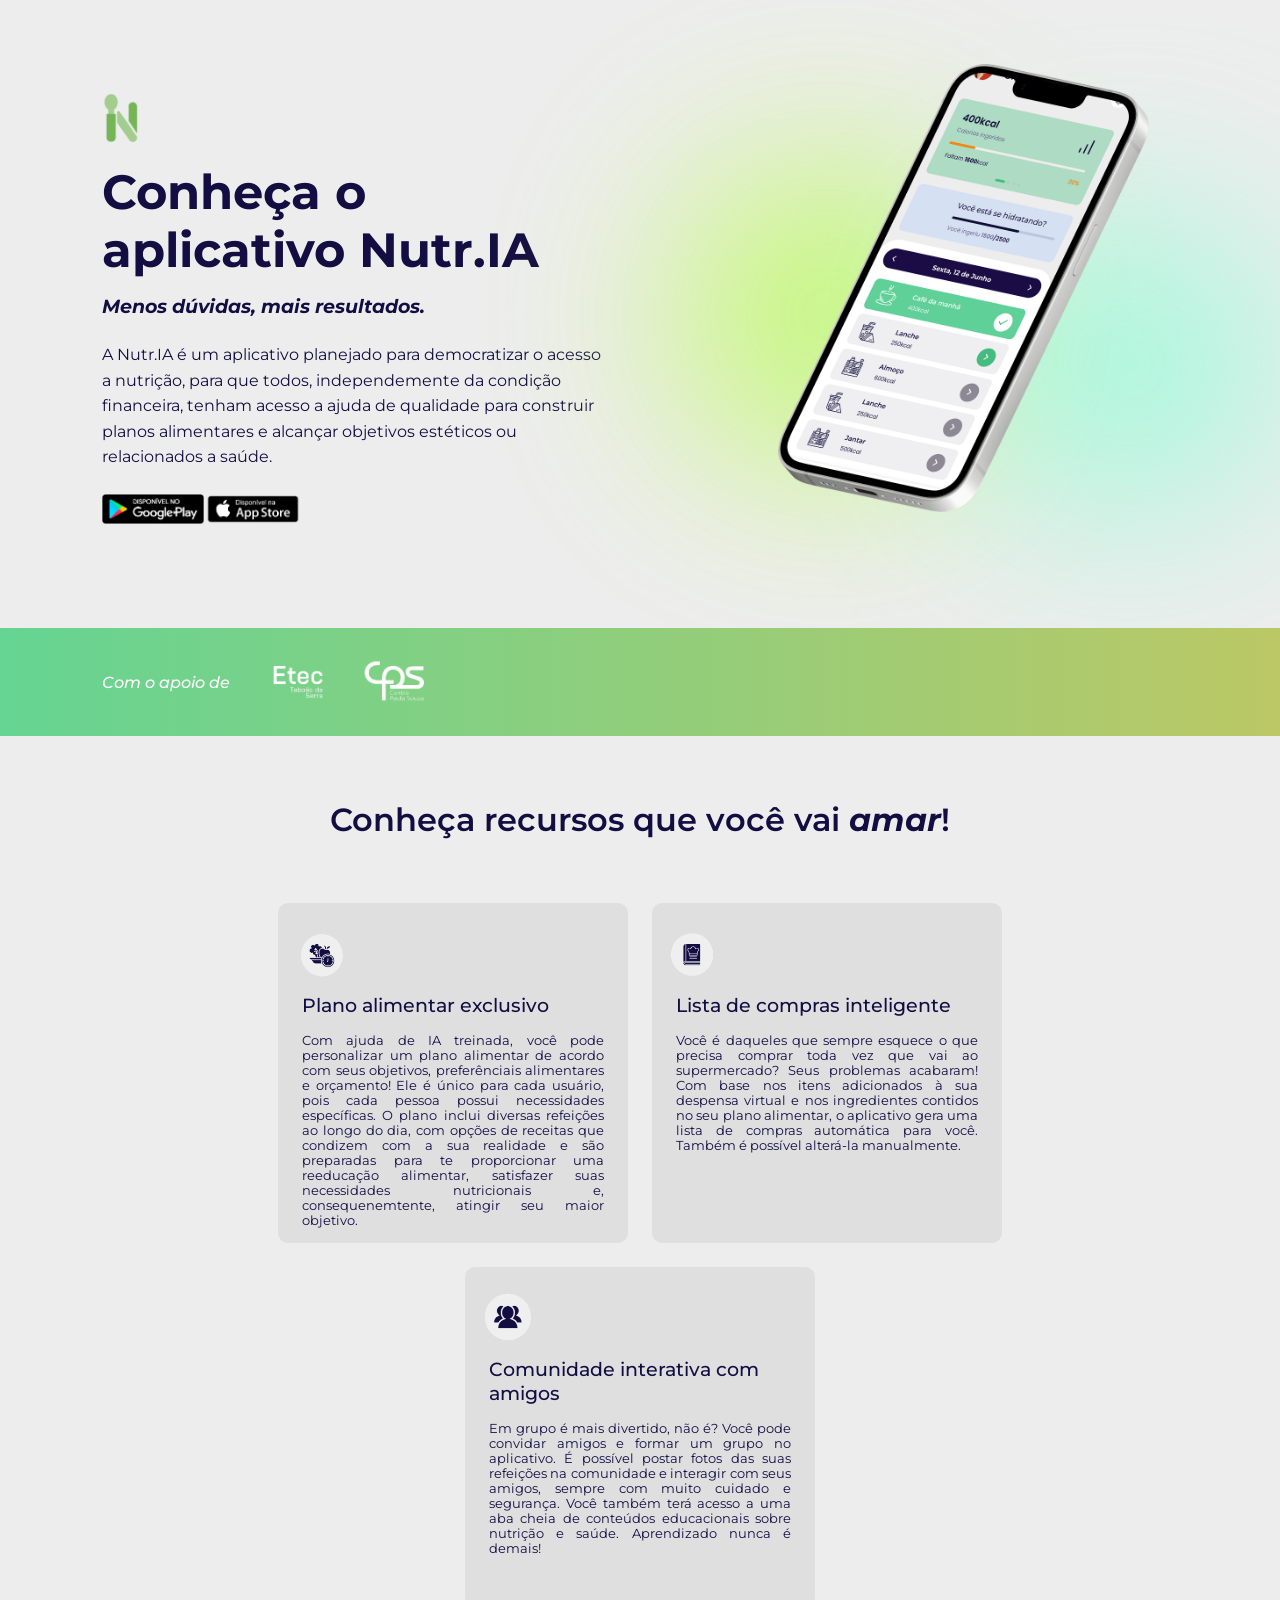
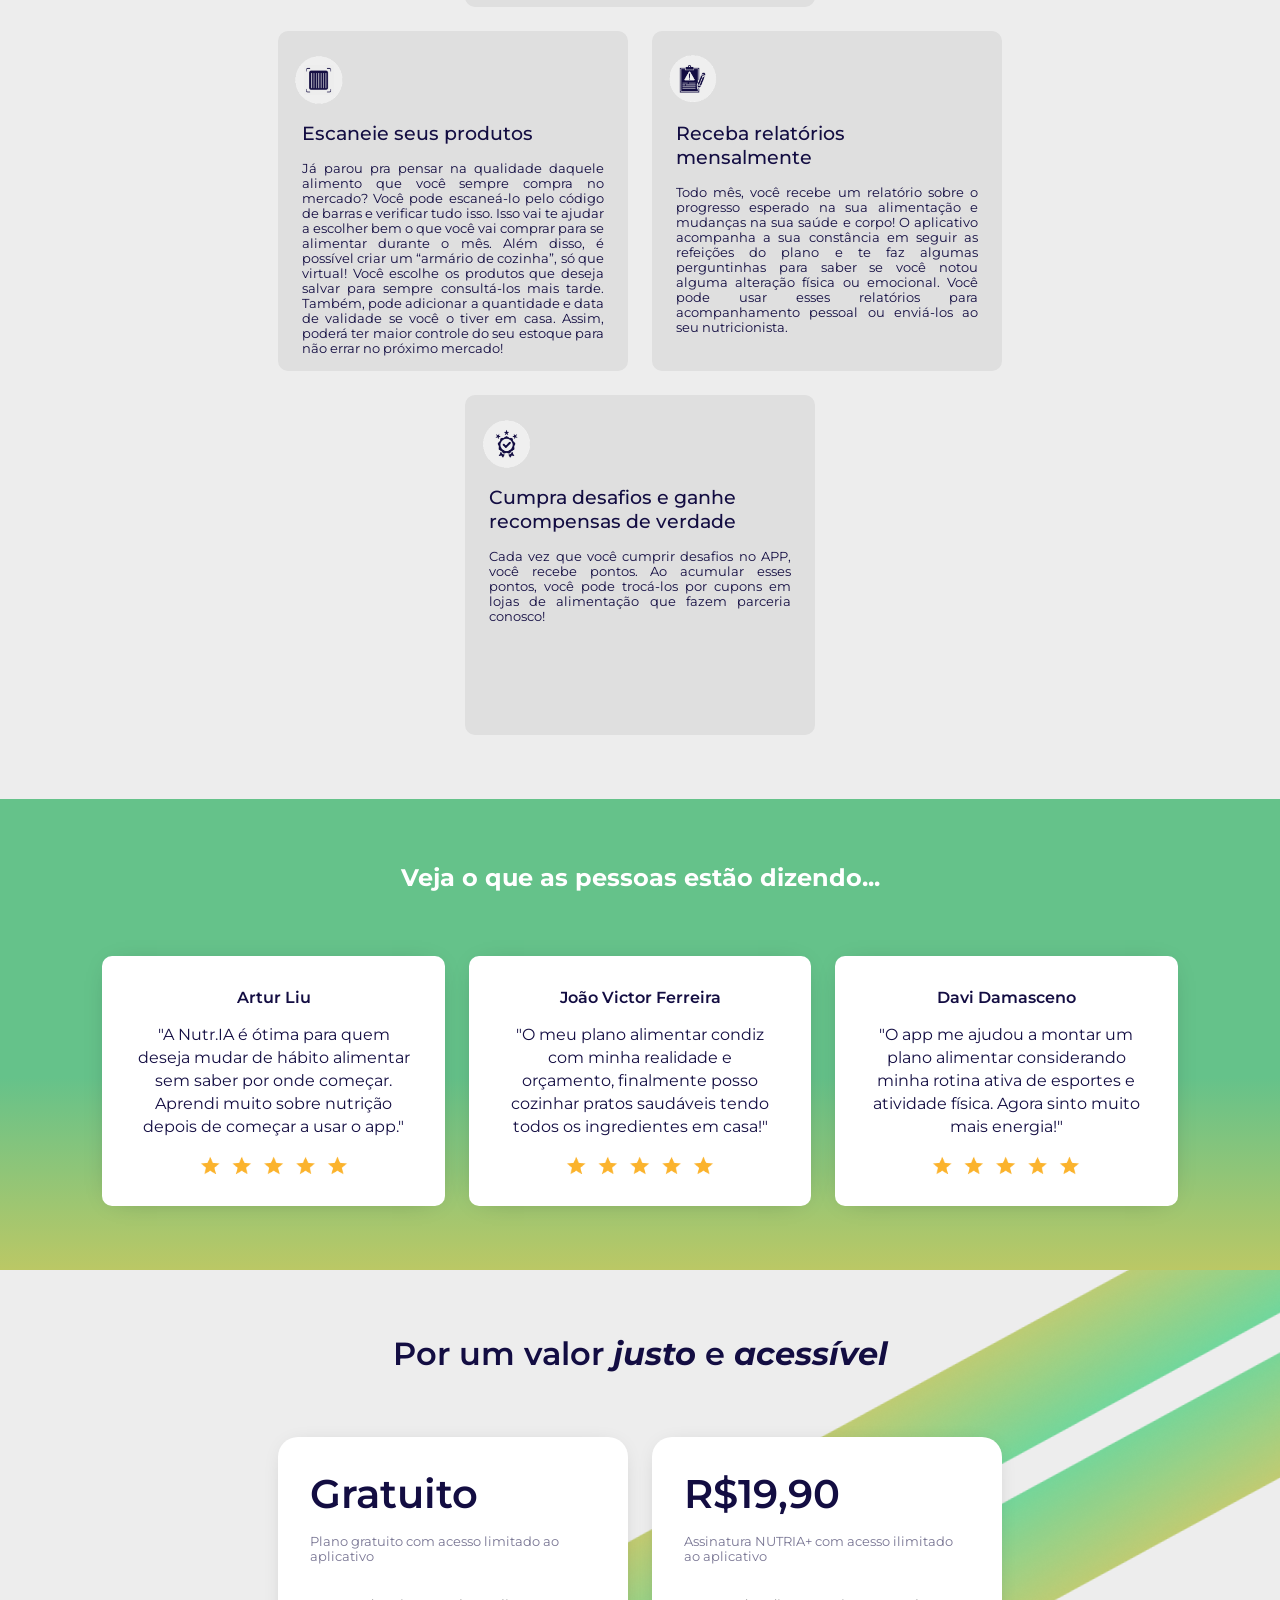
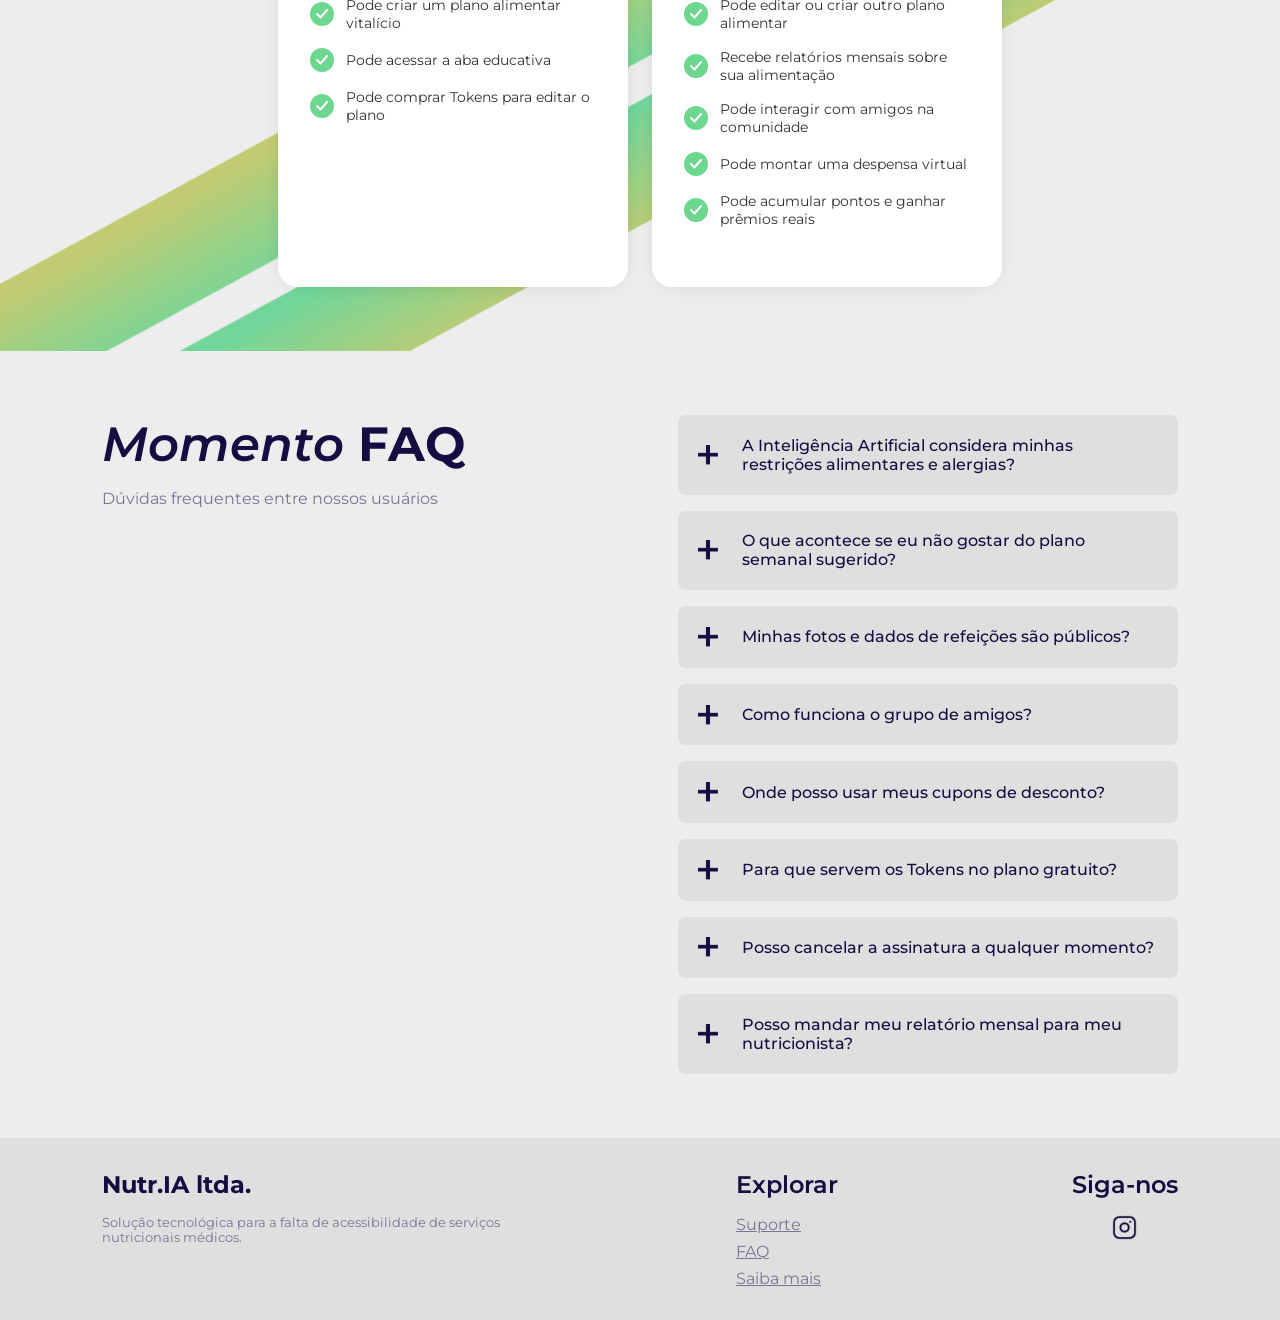
<file: index.html>
<!DOCTYPE html>
<html lang="en">
<head>
    <meta charset="UTF-8">
    <meta name="viewport" content="width=device-width, initial-scale=1.0">
    <link rel="stylesheet" href="style.css" />
    <link rel="preconnect" href="https://fonts.googleapis.com">
    <link rel="preconnect" href="https://fonts.gstatic.com" crossorigin>
    <link href="https://fonts.googleapis.com/css2?family=Montserrat:ital,wght@0,100..900;1,100..900&display=swap" rel="stylesheet">
    <title>Nutr.IA</title>
</head>

<body>
  <!---------- INTRODUÇÃO/HEADER DO SITE ---------->
  <section class="introducao">
    <div class="introducao-texto">
      <a href="index.html"><img src="imagens/logonutria2.png" alt="Logo Nutr.IA" id="imglogo"></a>
      <h1>Conheça o<br>aplicativo Nutr.IA</h1>
      <h3>Menos dúvidas, mais resultados.</h3>
      <p>A Nutr.IA é um aplicativo planejado para democratizar o acesso a nutrição, para que todos, independemente da condição financeira, tenham acesso a ajuda de qualidade para construir planos alimentares e alcançar objetivos estéticos ou relacionados a saúde.</p>
      <div class="download-btn">
        <img src="imagens/GooglePlay.png" alt="Google Play">
        <img src="imagens/Appstore.png" alt="App Store">
      </div>
    </div>
    
    <div class="introducao-cell">
      <div class="blur lime"></div>
      <div class="blur green"></div>
      <img src="imagens/Celular.png" alt="Celular">
    </div>
  </section>

  <!---------- COM O APOIO DE... ---------->
  <section class="faixaverde scroll-animation">
    <h6>Com o apoio de</h6>
    <a href="https://etects.cps.sp.gov.br/"><img src="imagens/EtecCPSlogo.png" alt="Etec de Taboão da Serra e CPS logotipo"></a>
  </section>

  <!---------- RECURSOS QUE VOCÊ VAI AMAR ---------->
  <section class="recursos scroll-animation">
    <h1>Conheça recursos que você vai <span>amar</span>!</h1>

    <div class="cards-container">
      <div class="cards-superior">
        <div class="card">
          <img src="imagens/iconP.png">
          <h6>Plano alimentar exclusivo</h6>
          <p>Com ajuda de IA treinada, você pode personalizar um plano alimentar de acordo com seus objetivos, preferênciais alimentares e orçamento! Ele é único para cada usuário, pois cada pessoa possui necessidades específicas. O plano inclui diversas refeições ao longo do dia, com opções de receitas que condizem com a sua realidade e são preparadas para te proporcionar uma reeducação alimentar, satisfazer suas necessidades nutricionais e, consequenemtente, atingir seu maior objetivo.</p>
        </div>
        <div class="card">
          <img src="imagens/iconR.png">
          <h6>Lista de compras inteligente</h6>
          <p>Você é daqueles que sempre esquece o que precisa comprar toda vez que vai ao supermercado? Seus problemas acabaram! Com base nos itens adicionados à sua despensa virtual e nos ingredientes contidos no seu plano alimentar, o aplicativo gera uma lista de compras automática para você. Também é possível alterá-la manualmente.</p>
        </div>
        <div class="card">
          <img src="imagens/iconCO.png">
          <h6>Comunidade interativa com amigos</h6>
          <p>Em grupo é mais divertido, não é? Você pode convidar amigos e formar um grupo no aplicativo. É possível postar fotos das suas refeições na comunidade e interagir com seus amigos, sempre com muito cuidado e segurança. Você também terá acesso a uma aba cheia de conteúdos educacionais sobre nutrição e saúde. Aprendizado nunca é demais!</p>
        </div>
      </div>
      <div class="cards-inferior">
        <div class="card">
          <img src="imagens/iconE.png">
          <h6>Escaneie seus produtos</h6>
          <p>Já parou pra pensar na qualidade daquele alimento que você sempre compra no mercado? Você pode escaneá-lo pelo código de barras e verificar tudo isso. Isso vai te ajudar a escolher bem o que você vai comprar para se alimentar durante o mês. Além disso, é possível criar um “armário de cozinha”, só que virtual! Você escolhe os produtos que deseja salvar para sempre consultá-los mais tarde. Também, pode adicionar a quantidade e data de validade se você o tiver em casa. Assim, poderá ter maior controle do seu estoque para não errar no próximo mercado!</p>
        </div>
        <div class="card">
          <img src="imagens/iconRE.png">
          <h6>Receba relatórios mensalmente</h6>
          <p>Todo mês, você recebe um relatório sobre o progresso esperado na sua alimentação e mudanças na sua saúde e corpo! O aplicativo acompanha a sua constância em seguir as refeições do plano e te faz algumas perguntinhas para saber se você notou alguma alteração física ou emocional. Você pode usar esses relatórios para acompanhamento pessoal ou enviá-los ao seu nutricionista.</p>
        </div>
        <div class="card">
          <img src="imagens/iconC.png">
          <h6>Cumpra desafios e ganhe recompensas de verdade</h6>
          <p>Cada vez que você cumprir desafios no APP, você recebe pontos. Ao acumular esses pontos, você pode trocá-los por cupons em lojas de alimentação que fazem parceria conosco!</p>
        </div>
      </div>
    </div>

  </section>

  <!---------- VEJA O QUE AS PESSOAS ESTÃO DIZENDO... ---------->
  <section class="relatos scroll-animation">
    <h1>Veja o que as pessoas estão dizendo...</h1>
    <div class="cards-container-2">
      <div class="cards-2">
        <h6>Artur Liu</h6>
        <p>"A Nutr.IA é ótima para quem deseja mudar de hábito alimentar sem saber por onde começar. Aprendi muito sobre nutrição depois de começar a usar o app."</p>
        <img src="imagens/stars.png" alt="estrelas">
      </div>
      <div class="cards-2">
        <h6>João Victor Ferreira</h6>
        <p>"O meu plano alimentar condiz com minha realidade e orçamento, finalmente posso cozinhar pratos saudáveis tendo todos os ingredientes em casa!"</p>
        <img src="imagens/stars.png" alt="estrelas">
      </div>
      <div class="cards-2">
        <h6>Davi Damasceno</h6>
        <p>"O app me ajudou a montar um plano alimentar considerando minha rotina ativa de esportes e atividade física. Agora sinto muito mais energia!"</p>
        <img src="imagens/stars.png" alt="estrelas">
      </div>
    </div>
  </section>

  <!---------- POR UM VALOR JUSTO E ACESSIVEL ---------->
  <section class="precos scroll-animation">
    <img src="imagens/faixa.png" alt="faixa verde">
    <h1>Por um valor <span>justo</span> e <span>acessível</span></h1>

    <div class="cards-container-3">

      <div class="cards-3">
        <h6>Gratuito</h6>
        <p>Plano gratuito com acesso limitado ao aplicativo</p>
        
        <ul class="lista-beneficios">
          <li>
            <div class="icone-check">
              <svg width="12" height="10" viewBox="0 0 12 10" fill="none" xmlns="http://www.w3.org/2000/svg">
                <path d="M1 5L4.5 8.5L11 1" stroke="white" stroke-width="2" stroke-linecap="round" stroke-linejoin="round"/>
              </svg>
            </div>
            <span>Pode criar um plano alimentar vitalício</span>
          </li>
          <li>
            <div class="icone-check">
              <svg width="12" height="10" viewBox="0 0 12 10" fill="none" xmlns="http://www.w3.org/2000/svg">
                <path d="M1 5L4.5 8.5L11 1" stroke="white" stroke-width="2" stroke-linecap="round" stroke-linejoin="round"/>
              </svg>
            </div>
            <span>Pode acessar a aba educativa</span>
          </li>
          <li>
            <div class="icone-check">
              <svg width="12" height="10" viewBox="0 0 12 10" fill="none" xmlns="http://www.w3.org/2000/svg">
                <path d="M1 5L4.5 8.5L11 1" stroke="white" stroke-width="2" stroke-linecap="round" stroke-linejoin="round"/>
              </svg>
            </div>
            <span>Pode comprar Tokens para editar o plano</span>
          </li>
        </ul>
      </div>

      <div class="cards-3">
        <h6>R$19,90</h6>
        <p>Assinatura NUTRIA+ com acesso ilimitado ao aplicativo</p>

        <ul class="lista-beneficios">
          <li>
            <div class="icone-check">
              <svg width="12" height="10" viewBox="0 0 12 10" fill="none" xmlns="http://www.w3.org/2000/svg">
                <path d="M1 5L4.5 8.5L11 1" stroke="white" stroke-width="2" stroke-linecap="round" stroke-linejoin="round"/>
              </svg>
            </div>
            <span>Pode editar ou criar outro plano alimentar</span>
          </li>
          <li>
            <div class="icone-check">
              <svg width="12" height="10" viewBox="0 0 12 10" fill="none" xmlns="http://www.w3.org/2000/svg">
                <path d="M1 5L4.5 8.5L11 1" stroke="white" stroke-width="2" stroke-linecap="round" stroke-linejoin="round"/>
              </svg>
            </div>
            <span>Recebe relatórios mensais sobre sua alimentação</span>
          </li>
          <li>
            <div class="icone-check">
              <svg width="12" height="10" viewBox="0 0 12 10" fill="none" xmlns="http://www.w3.org/2000/svg">
                <path d="M1 5L4.5 8.5L11 1" stroke="white" stroke-width="2" stroke-linecap="round" stroke-linejoin="round"/>
              </svg>
            </div>
            <span>Pode interagir com amigos na comunidade</span>
          </li>
          <li>
            <div class="icone-check">
              <svg width="12" height="10" viewBox="0 0 12 10" fill="none" xmlns="http://www.w3.org/2000/svg">
                <path d="M1 5L4.5 8.5L11 1" stroke="white" stroke-width="2" stroke-linecap="round" stroke-linejoin="round"/>
              </svg>
            </div>
            <span>Pode montar uma despensa virtual</span>
          </li>
          <li>
            <div class="icone-check">
              <svg width="12" height="10" viewBox="0 0 12 10" fill="none" xmlns="http://www.w3.org/2000/svg">
                <path d="M1 5L4.5 8.5L11 1" stroke="white" stroke-width="2" stroke-linecap="round" stroke-linejoin="round"/>
              </svg>
            </div>
            <span>Pode acumular pontos e ganhar prêmios reais</span>
          </li>
        </ul>
      </div>

    </div>
  </section>

  <!---------- MOMENTO FAQ ---------->
  <section class="FAQ scroll-animation">
    <div class="FAQ-titulo" id="FAQ">
      <h1><span>Momento</span> FAQ</h1>
      <p>Dúvidas frequentes entre nossos usuários</p>
    </div>
    <div class="cards-container-FAQ">
      <div class="cards-4">
          <input type="checkbox" id="expandir1">
          <label for="expandir1" class="card-conteudo">
          <div class="titulo-card-FAQ">
            <img src="imagens/expandir.png" alt="expandir">
            <h3>A Inteligência Artificial considera minhas restrições alimentares e alergias?</h3>
          </div>
          <div class="detalhes">
            <p>Com certeza, o plano é 100% personalizado. Ao criar seu perfil, você informa alergias, intolerâncias ou filosofias alimentares (como veganismo), e a IA bloqueia ingredientes inadequados.</p>
          </div>
          </label>
      </div>
      <div class="cards-4">
          <input type="checkbox" id="expandir2">
          <label for="expandir2" class="card-conteudo">
          <div class="titulo-card-FAQ">
            <img src="imagens/expandir.png" alt="expandir">
            <h3>O que acontece se eu não gostar do plano semanal sugerido?</h3>
          </div>
          <div class="detalhes">
            <p>O plano é flexível. Se você não gostar de uma sugestão, pode usar Tokens (no plano gratuito) ou a edição ilimitada (no plano Nutria+) para trocar a refeição por outra equivalente nutricionalmente.</p>
          </div>
          </label>
      </div>
      <div class="cards-4">
          <input type="checkbox" id="expandir3">
          <label for="expandir3" class="card-conteudo">
          <div class="titulo-card-FAQ">
            <img src="imagens/expandir.png" alt="expandir">
            <h3>Minhas fotos e dados de refeições são públicos?</h3>
          </div>
          <div class="detalhes">
            <p>Não necessariamente. Você decide o que postar. Seus dados de saúde e relatórios são privados, a menos que você escolha compartilhá-los na comunidade.</p>
          </div>
          </label>
      </div>
      <div class="cards-4">
          <input type="checkbox" id="expandir4">
          <label for="expandir4" class="card-conteudo">
          <div class="titulo-card-FAQ">
            <img src="imagens/expandir.png" alt="expandir">
            <h3>Como funciona o grupo de amigos?</h3>
          </div>
          <div class="detalhes">
            <p>Você pode criar um grupo fechado com seus usuários convidados para motivar uns aos outros, compartilhar fotos dos pratos e receitas. É um ambiente seguro e moderado para garantir o respeito e o foco na saúde. Mas a interação é opcional, você pode usar o aplicativo apenas para controle pessoal e planejamento, se preferir.</p>
          </div>
          </label>
      </div>
      <div class="cards-4">
          <input type="checkbox" id="expandir5">
          <label for="expandir5" class="card-conteudo">
          <div class="titulo-card-FAQ">
            <img src="imagens/expandir.png" alt="expandir">
            <h3>Onde posso usar meus cupons de desconto?</h3>
          </div>
          <div class="detalhes">
            <p>Temos parcerias com lojas de produtos naturais, suplementos, mercados saudáveis e até serviços de delivery fitness. A lista de parceiros é atualizada constantemente na aba de recompensas. Lembre-se, os pontos expiram após um período, incentivando você a manter o foco e aproveitar as recompensas regularmente.</p>
          </div>
          </label>
      </div>
      <div class="cards-4">
          <input type="checkbox" id="expandir6">
          <label for="expandir6" class="card-conteudo">
          <div class="titulo-card-FAQ">
            <img src="imagens/expandir.png" alt="expandir">
            <h3>Para que servem os Tokens no plano gratuito?</h3>
          </div>
          <div class="detalhes">
            <p>No plano gratuito, seu plano é fixo. Os Tokens são "moedas" que permitem fazer alterações pontuais no cardápio (como trocar um lanche ou jantar) sem precisar assinar o plano completo.</p>
          </div>
          </label>
      </div>
      <div class="cards-4">
          <input type="checkbox" id="expandir7">
          <label for="expandir7" class="card-conteudo">
          <div class="titulo-card-FAQ">
            <img src="imagens/expandir.png" alt="expandir">
            <h3>Posso cancelar a assinatura a qualquer momento?</h3>
          </div>
          <div class="detalhes">
            <p>Sim, a assinatura não tem fidelidade e pode ser cancelada direto pelas configurações do aplicativo.</p>
          </div>
          </label>
      </div>
      <div class="cards-4">
            <input type="checkbox" id="expandir8">
            <label for="expandir8" class="card-conteudo">
            <div class="titulo-card-FAQ">
              <img src="imagens/expandir.png" alt="expandir">
              <h3>Posso mandar meu relatório mensal para meu nutricionista?</h3>
            </div>
            <div class="detalhes">
              <p>Com certeza. O relatório de progresso (físico e comportamental) pode ser exportado em PDF para que você compartilhe com seu médico ou nutricionista presencial.</p>
            </div>
            </label>
      </div>
    </div>
  </section>

  <!---------- RODAPÉ DO SITE ---------->
  <footer class="rodape">
    <div class="rodape-titulo">
      <h6>Nutr.IA ltda.</h6>
      <p>Solução tecnológica para a falta de acessibilidade de serviços nutricionais médicos.</p>
    </div>
    <div class="rodape-saiba">
      <h6>Explorar</h6>
      <div class="linksaibamais">
        <a href="saibamais.html#contato">Suporte</a>
        <a href="index.html#FAQ">FAQ</a>
        <a href="saibamais.html">Saiba mais</a>
      </div>
      
    </div>
    <div class="rodape-siga">
      <h6>Siga-nos</h6>
      <div class="siga-icons">
        <a href="https://www.instagram.com/aplicativonutria/"><img src="imagens/Instagram.png" alt="Instagram"></a>
      </div>
    </div>
  </footer>

<button id="btnTopo">⬆ Voltar ao topo</button>

<script src="script.js" defer></script>
</body>
</html>
</file>
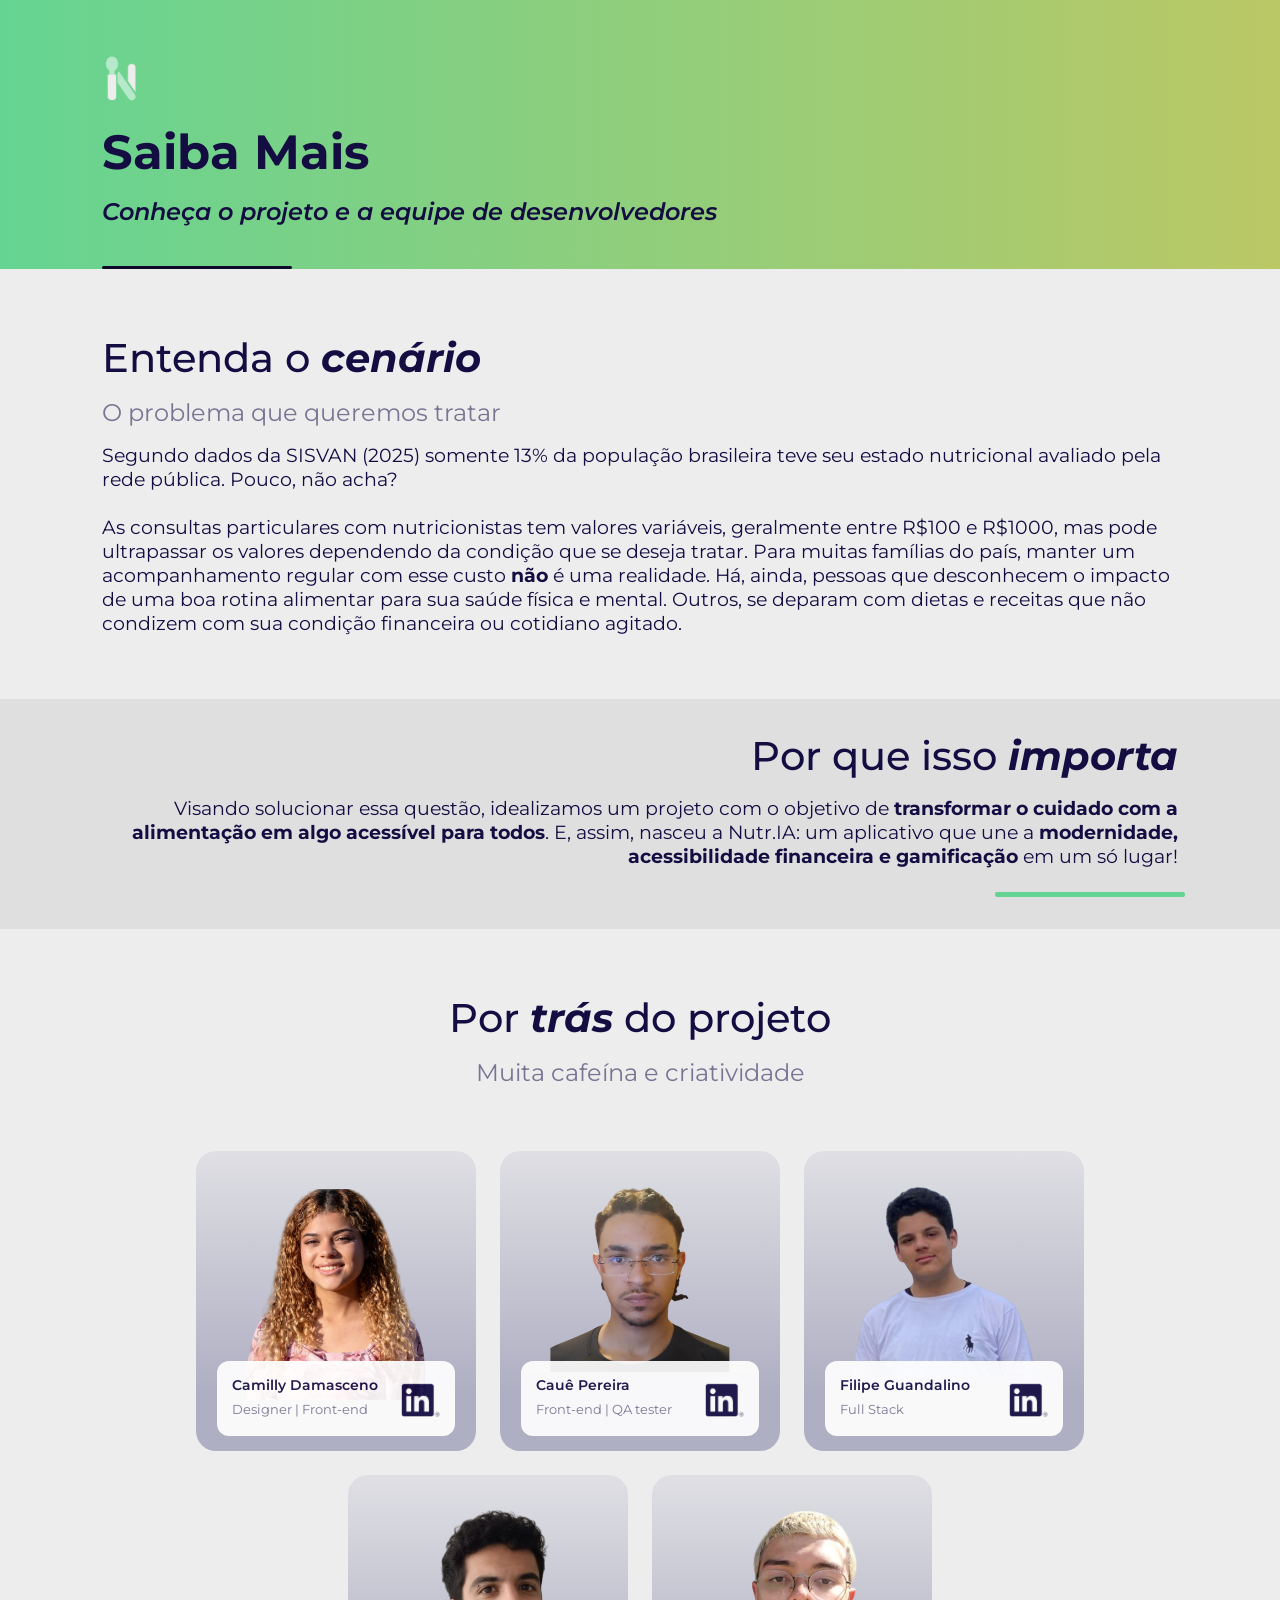
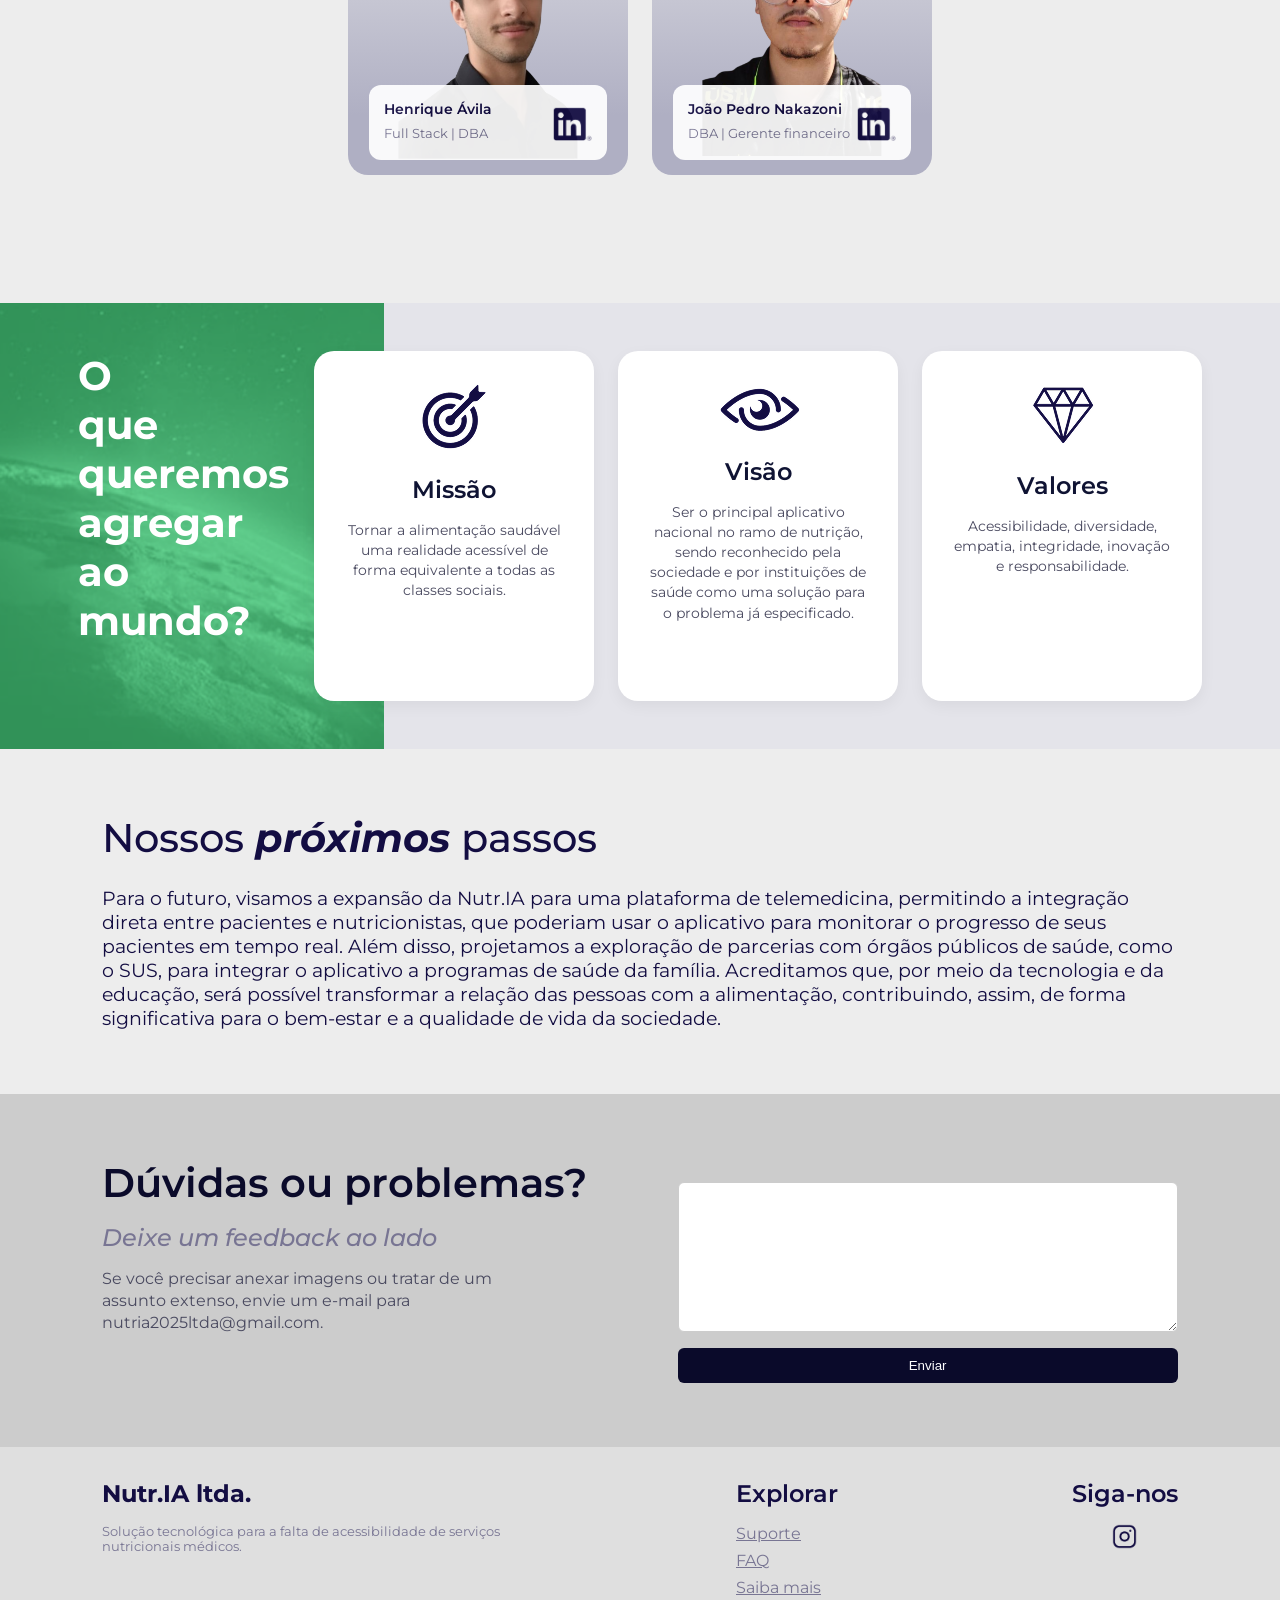
<file: saibamais.html>
<!DOCTYPE html>
<html lang="en">
<head>
    <meta charset="UTF-8">
    <meta name="viewport" content="width=device-width, initial-scale=1.0">
    <link rel="stylesheet" href="saibamais.css" />
    <link rel="preconnect" href="https://fonts.googleapis.com">
    <link rel="preconnect" href="https://fonts.gstatic.com" crossorigin>
    <link href="https://fonts.googleapis.com/css2?family=Montserrat:ital,wght@0,100..900;1,100..900&display=swap" rel="stylesheet">
    <title>Saiba mais</title>
</head>
<body>
    <!---------- INTRODUÇÃO/HEADER DO SITE ---------->
    <section class="introducao scroll-animation">
        <div class="intro-text">
            <a href="index.html"><img src="imagens/logonutria.png" alt="Logo Nutr.IA"></a>
            <h1>Saiba Mais</h1>
            <h3>Conheça o projeto e a equipe de desenvolvedores</h3>
            <div class="linha1"></div>
        </div>
    </section>

    <!---------- ENTENDA O CENÁRIO ---------->
    <section class="cenario scroll-animation">
        <div class="cenario-text">
            <h1>Entenda o <span>cenário</span></h1>
            <h3>O problema que queremos tratar</h3>
            <p>Segundo dados da SISVAN (2025) somente 13% da população brasileira teve seu estado nutricional avaliado pela rede pública. Pouco, não acha?<br><br>As consultas particulares com nutricionistas tem valores variáveis, geralmente entre R$100 e R$1000, mas pode ultrapassar os valores dependendo da condição que se deseja tratar. Para muitas famílias do país, manter um acompanhamento regular com esse custo <b>não</b> é uma realidade. Há, ainda, pessoas que desconhecem o impacto de uma boa rotina alimentar para sua saúde física e mental. Outros, se deparam com dietas e receitas que não condizem com sua condição financeira ou cotidiano agitado.</p>
        </div>
    </section>

    <!---------- POR QUE ISSO IMPORTA ---------->
    <section class="motivo scroll-animation">
        <div class="motivo-text">
            <h1>Por que isso <span>importa</span></h1>
            <p>Visando solucionar essa questão, idealizamos um projeto com o objetivo de <b>transformar o cuidado com a alimentação em algo acessível para todos</b>. E, assim, nasceu a Nutr.IA: um aplicativo que une a <b>modernidade, acessibilidade financeira e gamificação</b> em um só lugar!</p>
            <div class="linha2"></div>
        </div>
    </section>

    <!---------- POR TRÁS DO PROJETO ---------->
    <section class="equipe scroll-animation">
        <div class="equipe-text">
            <h1>Por <span>trás</span> do projeto</h1>
            <h3>Muita cafeína e criatividade</h3>
        </div>
        <div class="equipe-container">
            <div class="cards-fileira-1">
                <div class="card">
                    <div class="card-img">
                        <img src="imagens/camilly.png" id="camilly">
                    </div>
                    <div class="caixa-branca">
                        <div class="caixa-text">
                            <h6>Camilly Damasceno</h6>
                            <p>Designer | Front-end</p>
                        </div>
                        <div class="caixa-linkedIn">
                            <a href="https://www.linkedin.com/in/camilly-queiroz-ba9644288/"><img src="imagens/linkedIn.png"></a>
                        </div>
                    </div>
                </div>
                <div class="card">
                    <div class="card-img">
                        <img src="imagens/caue.png" id="caue">
                    </div>
                    <div class="caixa-branca">
                        <div class="caixa-text">
                            <h6>Cauê Pereira</h6>
                            <p>Front-end | QA tester</p>
                        </div>
                        <div class="caixa-linkedIn">
                            <a href="https://www.linkedin.com/in/caue-dores-222b62381/"><img src="imagens/linkedIn.png"></a>
                        </div>
                    </div>
                </div>
                <div class="card">
                    <div class="card-img">
                        <img src="imagens/filipe.png" id="filipe">
                    </div>
                    <div class="caixa-branca">
                        <div class="caixa-text">
                            <h6>Filipe Guandalino</h6>
                            <p>Full Stack</p>
                        </div>
                        <div class="caixa-linkedIn">
                            <a href="https://www.linkedin.com/in/filipe-guandalino-375281382/"><img src="imagens/linkedIn.png"></a>
                        </div>
                    </div>
                </div>
            </div>
            <div class="cards-fileira-2">
                <div class="card">
                    <div class="card-img">
                        <img src="imagens/avila.png" id="avila">
                    </div>
                    <div class="caixa-branca">
                        <div class="caixa-text">
                            <h6>Henrique Ávila</h6>
                            <p>Full Stack | DBA</p>
                        </div>
                        <div class="caixa-linkedIn">
                            <a href="https://www.linkedin.com/in/henriqueferreira06/"><img src="imagens/linkedIn.png"></a>
                        </div>
                    </div>
                </div>
                <div class="card">
                    <div class="card-img">
                        <img src="imagens/naka.png" id="naka">
                    </div>
                    <div class="caixa-branca">
                        <div class="caixa-text">
                            <h6>João Pedro Nakazoni</h6>
                            <p>DBA | Gerente financeiro</p>
                        </div>
                        <div class="caixa-linkedIn">
                            <a href="https://www.linkedin.com/in/jo%C3%A3o-pedro-campos-silva-nakazoni-52014b382/"><img src="imagens/linkedIn.png"></a>
                        </div>
                    </div>
                </div>
            </div>
        </div>
    </section>

    <!---------- MISSÃO, VISÃO E VALORES ---------->
    <section class="missao scroll-animation">
        <h1>O que queremos agregar ao mundo?</h1>
    <div class="missao-container">
        <div class="card-missao">
            <img src="imagens/icone-missao.png">
            <h6>Missão</h6>
            <p>Tornar a alimentação saudável uma realidade acessível de forma equivalente a todas as classes sociais.</p>
        </div>

        <div class="card-missao">
            <img src="imagens/icone-visao.png">
            <h6>Visão</h6>
            <p>Ser o principal aplicativo nacional no ramo de nutrição, sendo reconhecido pela sociedade e por instituições de saúde como uma solução para o problema já especificado.</p>
        </div>

        <div class="card-missao">
            <img src="imagens/icone-valores.png">
            <h6>Valores</h6>
            <p>Acessibilidade, diversidade, empatia, integridade, inovação e responsabilidade.</p>
        </div>
    </div>
    </section>

    <!---------- NOSSOS PRÓXIMOS PASSOS ---------->
    <section class="futuro scroll-animation">
        <h1>Nossos <span>próximos</span> passos</h1>
        <p>Para o futuro, visamos a expansão da Nutr.IA para uma plataforma de telemedicina, permitindo a integração direta entre pacientes e nutricionistas, que poderiam usar o aplicativo para monitorar o progresso de seus pacientes em tempo real. Além disso, projetamos a exploração de parcerias com órgãos públicos de saúde, como o SUS, para integrar o aplicativo a programas de saúde da família. Acreditamos que, por meio da tecnologia e da educação, será possível transformar a relação das pessoas com a alimentação, contribuindo, assim, de forma significativa para o bem-estar e a qualidade de vida da sociedade.</p>
    </section>

    <!---------- DÚVIDAS OU PROBLEMAS? ---------->
    <section class="contato" id="contato">
        <div class="contato-text">
            <h1>Dúvidas ou problemas?</h1>
            <h3>Deixe um feedback ao lado</h3>
            <p>Se você precisar anexar imagens ou tratar de um assunto extenso, envie um e-mail para nutria2025ltda@gmail.com.</p>
        </div>
        <div class="caixa-mensagem">
            <form action="https://formsubmit.co/nutria2025ltda@gmail.com" method="POST">
                <textarea name="message" id="message" required></textarea>

                <input type="hidden" name="_captcha" value="false">
                <input type="hidden" name="_subject" value="Novo feedback recebido!">
                <input type="hidden" name="_template" value="table">

                <button type="submit" id="contato-btn">Enviar</button>
            </form>
        </div>
    </section>

    <!---------- RODAPÉ DO SITE ---------->
    <footer class="rodape">
        <div class="rodape-titulo">
            <h6>Nutr.IA ltda.</h6>
            <p>Solução tecnológica para a falta de acessibilidade de serviços nutricionais médicos.</p>
        </div>
        <div class="rodape-saiba">
            <h6>Explorar</h6>
            <div class="linksaibamais">
                <a href="saibamais.html#contato">Suporte</a>
                <a href="index.html#FAQ">FAQ</a>
                <a href="saibamais.html">Saiba mais</a>
            </div>
        </div>
        <div class="rodape-siga">
            <h6>Siga-nos</h6>
            <div class="siga-icons">
                <a href="https://www.instagram.com/aplicativonutria/"><img src="imagens/Instagram.png" alt="Instagram"></a>
            </div>
        </div>
    </footer>

    <!---------- BOTÃO DE VOLTAR AO TOPO ---------->
    <button id="btnTopo">⬆ Voltar ao topo</button>

<script src="script.js" defer></script>
</body>
</html>
</file>
<file: style.css>
/* ===== RESET ===== */
* {
  margin: 0;
  padding: 0;
  box-sizing: border-box;
}

body {
  color: #130D42;
  background-color: #EDEDED;
  font-family: 'Montserrat', sans-serif;
  margin: 0;
}

/* ===== INTRODUÇÃO ===== */
.introducao{
  display: flex;
  flex-wrap: wrap;
  gap: 2rem;
  padding: 4rem 8%;
  align-items: center;
  justify-content: space-between;
}

#imglogo{
  height: 50px;
  width: auto;
  margin-bottom: 1rem;
  margin-top: -0.7rem;
}

.introducao-texto{
  flex: 1 1 400px;
}

.introducao h1{
 font-size: 3rem;
}

.introducao h3{
  font-style: italic;
  margin-top: 1rem;
}

.introducao p{
  margin-top: 1.5rem;
  line-height: 1.6;
  max-width: 500px;
}

.download-btn{
  flex: 1 1 300px;
  display: flex;
  margin-top: 1.5rem;
}

.download-btn img{
  height: 30px;
}

.introducao-cell {
  position: relative;
  width: 400px;
  height: 500px;
}

.blur {
  position: absolute;
  width: 300px;
  height: 300px;
  border-radius: 50%;
  filter: blur(100px);
  opacity: 0.7;
}

.lime {
  background-color: #adff2f;
  top: 50%;
  left: -100px;
  transform: translateY(-50%);
}

.green {
  background-color: #7fffd4;
  top: 60%;
  right: -100px;
  transform: translateY(-50%);
}

.introducao-cell img{
  max-width: 100%;
  max-height: 28rem;
  object-fit: contain;
  position: relative;
  z-index: 10;
}

/* ===== RESPONSIVIDADE da INTRODUÇÃO ===== */
@media (max-width: 900px) {
  .hero {
    flex-direction: column;
    text-align: center;
  }

  .hero-text, .hero-image {
    flex: 1 1 100%;
  }

  .hero-text h1 {
    font-size: 2rem;
  }
}

/* ===== FAIXA VERDE DEGRADÊ ===== */
.faixaverde{
  background: #65D492;
  background: linear-gradient(90deg, rgba(101, 212, 146, 1) 0%, rgba(187, 200, 101, 1) 100%);
  height: 12vh;
  display: flex;
  flex-direction: row;
  padding: 1rem 8%;
  align-items: center;
  justify-content: flex-start;
}

.faixaverde img{
  height: 70px;
}

.faixaverde h6{
  font-size: 1rem;
  color: white;
  font-weight: 500;
  font-style: italic;
  margin-right: 2rem;
}
/* ===== RECURSOS ===== */
.recursos{
  padding: 4rem 8%;
}

.recursos h1{
  font-size: 2rem;
  font-weight: 600;
  text-align: center;
}

.cards-container{
  margin-top: 4rem;
}

.cards-superior,
.cards-inferior {
  display: flex;
  justify-content: center;
  gap: 1.5rem;
  flex-wrap: wrap;
}

.cards-inferior{
  margin-top: 1.5rem;
}

.card {
  background-color: #DFDFDF;
  border-radius: 10px;
  padding: 1.5rem;
  width: 350px; /* 🔹 largura fixa, mantém formato retangular */
  height: 340px; /* 🔹 altura fixa */
  display: flex;
  flex-direction: column;
  align-items: flex-start; /* texto alinhado à esquerda */
  text-align: left;
  transition: transform 0.3s ease;
}

.card img{
  height: 50px;
  margin-left: -0.5rem;
}

.card h6{
  font-size: 1.2rem;
  font-weight: 500;
  margin-top: 1rem;
}

.card p{
  margin-top: 1rem;
  font-size: 0.8rem;
  text-align: justify;
}

.card:hover{
background: #DFDFDF;
background: linear-gradient(150deg, rgba(223, 223, 223, 1) 47%, rgba(149, 228, 181, 1) 100%);
transform: translateY(-6px);
}

/* ===== RECURSOS RESPONSIVIDADE ===== */
@media (max-width: 900px) {
  .cards-superior,
  .cards-inferior {
    flex-direction: column;
    align-items: center;
  }

  .card {
    width: 90%;
  }
}

/* ===== RELATOS ===== */
.relatos{
  background: #65C28A;
background: linear-gradient(180deg, rgba(101, 194, 138, 1) 59%, rgba(187, 200, 101, 1) 100%);
justify-content: center;
align-items: center;
padding: 4rem 8%;
}

.relatos h1{
  color:#fff;
  text-align: center;
}

.cards-container-2{
  margin-top: 4rem;
  display: flex;
  flex-direction: row;
  gap: 1.5rem;
  align-items: center;
  justify-content: center;
}

.cards-2{
  background-color: #fff;
  border-radius: 10px;
  padding: 2rem;
  width: 350px; /* 🔹 largura fixa, mantém formato retangular */
  height: 250px; /* 🔹 altura fixa */
  display: flex;
  flex-direction: column;
  align-items:center; /* texto alinhado à esquerda */
  text-align: center;
  box-shadow: 0px 2px 26px -14px rgba(0,0,0,0.39);
-webkit-box-shadow: 0px 2px 26px -14px rgba(0,0,0,0.39);
-moz-box-shadow: 0px 2px 26px -14px rgba(0,0,0,0.39);
  transition: transform 0.2s ease;
}

.cards-2 h6{
  font-size: 1rem;
  font-weight: 600;
}

.cards-2 p{
  margin-top: 1rem;
  line-height: 23px;
}

.cards-2 img{
  margin-top: 1rem;
  max-width: 150px;
}

.cards-2:hover{
transform: translateY(-6px);
box-shadow: 0px 2px 14px -3px rgba(255,255,255,0.39);
-webkit-box-shadow: 0px 2px 14px -3px rgba(255,255,255,0.39);
-moz-box-shadow: 0px 2px 14px -3px rgba(255,255,255,0.39);
}

/* ===== RELATOS RESPONSIVIDADE ===== */
@media (max-width: 900px) {
  .cards-container-2 {
    flex-direction: column;
    align-items: center;
  }

  .cards-2 {
    width: 90%;
  }
}

/* ===== PREÇOS ===== */
.precos{
 position: relative; 
  padding: 4rem 8%;
  overflow: hidden;
}

.precos img{
  position: absolute;
  top: 60%; 
  left: 50%;
  transform: translate(-50%, -50%) rotate(-10deg); 
  width: 120%;
  z-index: -1; 
  opacity: 0.9; 
}

.precos h1{
  font-size: 2rem;
  text-align: center;
  font-weight: 600;
}

.cards-container-3 {
  margin-top: 4rem;
  display: flex;
  flex-direction: row;
  gap: 1.5rem;
  align-items: flex-start;
  text-align: left;
  justify-content: center;
}

.cards-3{
  background-color: #fff;
  border-radius: 20px;
  padding: 2rem;
  width: 350px;
  height: auto;
  min-height: 450px; 
  display: flex;
  flex-direction: column;
  box-shadow: 0px 2px 26px -14px rgba(0,0,0,0.33);
-webkit-box-shadow: 0px 2px 26px -14px rgba(0,0,0,0.33);
-moz-box-shadow: 0px 2px 26px -14px rgba(0,0,0,0.33);
  transition: transform 0.3s ease;
}

.cards-3 h6{
  font-size: 2.5rem;
  font-weight: 600;
}

.cards-3 p{
  font-size: 0.8rem;
  font-weight: 400;
  margin-top: 1rem;
  color:#787593;
}

.cards-3:hover{
transform: scale(1.07);
}

.lista-beneficios {
  list-style: none;
  padding: 0;
  margin-top: 2rem;
  width: 100%;
}

.lista-beneficios li {
  display: flex;
  align-items: center;
  gap: 12px;
  margin-bottom: 1rem;
  font-size: 0.9rem;
  color: #333; 
  text-align: left;
}

.icone-check {
  display: flex;
  justify-content: center;
  align-items: center;
  min-width: 24px;
  height: 24px;
  background-color: #6DD78F;
  border-radius: 50%;
  flex-shrink: 0;
}

.lista-beneficios li span {
  font-weight: 400;
  font-style: normal;
}

span{
  font-weight: 700;
  font-style: italic;
}

/* ===== PREÇOS RESPONSIVIDADE ===== */
@media (max-width: 900px) {
  .cards-container-2 {
    flex-direction: column;
    align-items: center;
  }

  .cards-2 {
    width: 90%;
  }
}

/* ===== FAQ ===== */
.FAQ{
  display: flex;
  flex-wrap: wrap;
  gap: 2rem;
  padding: 4rem 8%;
  align-items: flex-start;
  justify-content: space-between;
}

.FAQ h1{
  font-size: 3rem;
}

.FAQ h1 span{
  font-weight: 600;
}

.FAQ-titulo p{
  color:#787593;
  margin-top: 1rem;
}

.cards-container-FAQ{
display: flex;
flex-direction: column;
gap: 1rem;
}

.cards-4{
  background-color: #DFDFDF;
  width: 500px;
  border-radius: 8px;
  overflow: hidden;
  transition: all 0.3s ease;
  padding: 1.3rem;
}

.cards-4:hover{
  background-color:#DFDFDF;
  background: linear-gradient(150deg, rgba(223, 223, 223, 1) 47%, rgba(149, 228, 181, 1) 100%);
}

.titulo-card-FAQ{
  display: flex;
  flex-direction: row;
  gap: 1.5rem;
  justify-content: flex-start;
  align-items: center;
}

.titulo-card-FAQ img{
  height: 20px;
}

.cards-4 h3{
  font-size: 1rem;
  font-weight: 500;
}

.cards-4 input {
  display: none;
}

.card-conteudo {
  display: block;
  cursor: pointer;
  transition: all 0.3s ease;
}

.detalhes {
  max-height: 0;
  overflow: hidden;
  opacity: 0;
  transition: all 0.4s ease;
}

.detalhes p{
  margin-top: 1.3rem;
}

.cards-4 input:checked + .card-conteudo .detalhes {
  max-height: 200px;
  opacity: 1;
}

/* ===== RODAPÉ ===== */
.rodape{
  background-color: #DFDFDF;
  display: flex;
  flex-wrap: wrap;
  gap: 1rem;
  padding: 2rem 8%;
  align-items: flex-start;
  justify-content: space-between;
}

.rodape-titulo h6{
  font-size: 1.5rem;
}

.rodape-titulo h6{
  font-size: 1.5rem;
}

.rodape-titulo p{
  font-size: 0.8rem;
  color: #787593;
  max-width: 400px;
  margin-top: 1rem;
}

.rodape-saiba h6{
 font-size: 1.5rem;
 font-weight: 600;
}

.rodape-saiba a{
 text-decoration: underline;
  color: #787593;
}

.rodape-siga h6{
 font-size: 1.5rem;
 font-weight: 600;
}

.linksaibamais{
  margin-top: 1rem;
  display: flex;
  flex-direction: column;
  gap: 0.5rem;
}

.siga-icons{
  gap:1rem;
  display: flex;
  flex-direction: row;
  margin-top: 1rem;
  justify-content: center;
}

.siga-icons img{
  height: 25px;
}

/* ===== BOTÃO "VOLTAR AO TOPO" ===== */
#btnTopo {
  position: fixed;
  bottom: 20px;   /* distância do fundo */
  right: 20px;    /* distância da direita */
  background-color:#130D42;
  color: white;
  border: none;
  border-radius: 50px;
  padding: 10px 15px;
  font-size: 16px;
  cursor: pointer;
  display: none; /* começa escondido */
  box-shadow: 0 4px 10px rgba(0,0,0,0.2);
  transition: transform 0.2s, background 0.2s;
}

#btnTopo:hover {
  transform: scale(1.1);
  background-color: #65C28A;
}

/* ===== ANIMAÇÃO AO ROLAR ===== */
.scroll-animation {
  opacity: 0;
  transform: translateY(40px);
  transition: opacity 0.8s ease, transform 0.8s ease;
}

.scroll-animation.visible {
  opacity: 1;
  transform: translateY(0);
}
</file>
<file: saibamais.css>
/* ===== RESET ===== */
* {
  margin: 0;
  padding: 0;
  box-sizing: border-box;
}

body {
  color: #130D42;
  background-color: #EDEDED;
  font-family: 'Montserrat', sans-serif;
  margin: 0;
}

span{
  font-weight: 700;
  font-style: italic;
}

/* ===== INTRODUCAO ===== */
.introducao{
  padding: 4rem 8% 0;
  justify-content: space-between;
  display: flex;
  flex-wrap: wrap;
  max-height: 45vh;
  background: #65D492;
  background: linear-gradient(90deg, rgba(101, 212, 146, 1) 0%, rgba(187, 200, 101, 1) 100%);
  margin: 0;
}

.introducao img{
  height: 50px;
  width: auto;
  margin-bottom: 1rem;
  margin-top: -0.7rem;
}

.introducao h1{
 font-size: 3rem;
}

.introducao h3{
  font-style: italic;
  margin-top: 1rem;
  font-weight: 600;
  font-size: 1.5rem;
}

.linha1{
  width: 190px;
  height: 3px;
  background-color: #0E0A2A;
  margin-top: 2.5rem;
  border-radius: 2px;
}

/* ===== O CENÁRIO ===== */
.cenario{
  padding: 4rem 8%;
  justify-content: space-between;
  display: flex;
  flex-wrap: wrap;
  gap: 2rem;
}

.cenario-text h1{
  font-size: 2.5rem;
  font-weight: 500;
}

.cenario-text h3{
  font-size: 1.5rem;
  font-weight: 400;
  color:#787593;
  margin-top: 1rem;
}

.cenario-text p{
  font-size: 1.2rem;
  margin-top: 1rem;
}

/* ===== O MOTIVO ===== */
.motivo{
  display: flex;
  flex-wrap: wrap;
  gap: 2rem;
  padding: 2rem 8%;
  justify-content: space-between;
  background-color: #DFDFDF;
}

.motivo-text{
  text-align: right;
}

.motivo-text h1{
  font-size: 2.5rem;
  font-weight: 500;
}

.motivo-text p{
  font-size: 1.2rem;
  margin-top: 1rem;
}

.linha2{
  width: 190px;
  height: 5px;
  background-color: #65D492;
  margin-top: 1.5rem;
  border-radius: 2px;
  margin-left: 83%;
}

/* ===== A EQUIPE ===== */
.equipe{
  padding: 4rem 8%;
  justify-content: space-between;
}

.equipe-text{
  text-align: center;
}

.equipe-text h1{
  font-size: 2.5rem;
  font-weight: 500;
}

.equipe-text h3{
  font-size: 1.5rem;
  font-weight: 400;
  color:#787593;
  margin-top: 1rem;
}

.equipe-container{
  margin-top: 4rem;
}

.cards-fileira-1, .cards-fileira-2{
  display: flex;
  justify-content: center;
  gap: 1.5rem;
  flex-wrap: wrap;
}

.cards-fileira-2{
  margin-top: 1.5rem;
}

.card{
  position: relative;
  background: linear-gradient(180deg, rgba(223,223,228,1) 0%, rgba(175,175,195,1) 80%);
  height: 300px;
  width: 280px;
  border-radius: 20px;
  display: flex;
  justify-content: center;
  align-items: flex-start;
  overflow: hidden;     
}

.card-img img {
  position: absolute;
  top: 35px;
  left: 50%;
  transform: translateX(-50%);
  max-width: 70%;
  height: auto;
  object-fit: contain;
  z-index: 2;
}

#camilly, #filipe, #avila, #naka, #caue {
  max-width: 64%;
}

.caixa-branca{
  background-color: white;
  width: 85%;
  border-radius: 12px;
  padding: 15px;
  display: flex;
  justify-content: space-between;
  position: absolute;
  bottom: 15px;
  left: 50%;
  transform: translateX(-50%);
  z-index: 3;
  opacity: 0.92;
}

.caixa-branca h6{
  font-size: 0.9rem;
  font-weight: 600;
}

.caixa-branca p{
  font-size: 0.8rem;
  font-weight: 400;
  color:#787593;
  margin-top: 0.5rem;
}

.caixa-linkedIn img{
  max-height: 40px;
  max-width: 40px;
}

.caixa-linkedIn{
  margin-top: 3%;
}

/* ===== MISSAO, VISAO E VALORES ===== */
.missao {
  margin-top: 4rem;
  padding: 3rem 0;
  display: flex;
  justify-content: center;
  background:
    linear-gradient(
      to right,
      rgba(255,255,255,0) 0%,
      rgba(255,255,255,0) 30%,
      #e4e4ea 30%,
      #e4e4ea 100%
    ),
    url("imagens/missaofundo.png");
  background-size: cover;
  background-position: left center;
}

.missao-container {
  width: 80%;
  display: flex;
  gap: 1.5rem;
  justify-content: flex-end;
}

.missao h1{
  color: white;
  font-size: 2.5rem;
  font-weight: bold;
  text-align: left;
  max-width: 100px;
}

.card-missao {
  background: white;
  border-radius: 20px;
  padding: 2rem;
  width: 280px;
  height: 350px;
  display: flex;
  flex-direction: column;
  align-items: center;
  text-align: center;
  box-shadow: 0 5px 15px rgba(0,0,0,0.05);
  transition: transform 0.3s ease;
}

.card-missao img {
  width: auto;
  height: auto;
}

.card-missao h6 {
  margin-top: 1.5rem;
  font-size: 1.5rem;
  font-weight: 600;
  color: #0f1333;
}

.card-missao p {
  margin-top: 1rem;
  font-size: 0.9rem;
  color: #4a4a60;
  line-height: 1.4;
}

.card-missao:hover{
  transform: scale(1.07);
}

/* ===== PROXIMOS PASSOS ===== */
.futuro{
 padding: 4rem 8%;
}

.futuro h1{
  font-size: 2.5rem;
  font-weight: 500;
}

.futuro p{
  margin-top: 1.5rem;
  font-size: 1.2rem;
}

/* ===== ENTRE EM CONTATO CONOSCO ===== */
.contato{
  padding: 4rem 8%;
  background-color: #ccc;
  display: flex;
  flex-direction: row;
  flex-wrap: wrap;
  justify-content: space-between;
}

.contato h1{
  color: #0A0A2A;
  font-size: 2.5rem;
  font-weight: 600;
}

.contato h3{
  color: #787593;
  font-size: 1.5rem;
  margin-top: 1rem;
  font-weight: 500;
  font-style: italic;
}

.contato p{
  color: #4a4a60;
  font-size: 1rem;
  margin-top: 1rem;
  font-weight: 400;
  max-width: 400px;
  line-height: 22px;
}

form {
  margin-top: 1.5rem;
  display: flex;
  flex-direction: column;
  gap: 1rem;
  width: 500px;
}

textarea {
  height: 150px;
  padding: 10px;
  border: 1px solid #ccc;
  border-radius: 6px;
  resize: vertical;
}

#contato-btn {
  padding: 10px 20px;
  border: none;
  background-color: #0A0A2A;
  color: white;
  border-radius: 6px;
  cursor: pointer;
}

/* ===== RODAPÉ ===== */
.rodape{
  background-color: #DFDFDF;
  display: flex;
  flex-wrap: wrap;
  gap: 1rem;
  padding: 2rem 8%;
  align-items: flex-start;
  justify-content: space-between;
}

.rodape-titulo h6{
  font-size: 1.5rem;
}

.rodape-titulo h6{
  font-size: 1.5rem;
}

.rodape-titulo p{
  font-size: 0.8rem;
  color: #787593;
  max-width: 400px;
  margin-top: 1rem;
}

.rodape-saiba h6{
  font-size: 1.5rem;
  font-weight: 600;
}

.rodape-saiba a{
  color: #787593;
}

.rodape-siga h6{
  font-size: 1.5rem;
  font-weight: 600;
}

.linksaibamais{
  margin-top: 1rem;
  display: flex;
  flex-direction: column;
  gap: 0.5rem;
}

.siga-icons{
  gap:1rem;
  display: flex;
  flex-direction: row;
  margin-top: 1rem;
  justify-content: center;
}

.siga-icons img{
  height: 25px;
}

/* ===== BOTÃO "VOLTAR AO TOPO" ===== */
#btnTopo {
  position: fixed;
  bottom: 20px;   /* distância do fundo */
  right: 20px;    /* distância da direita */
  background-color:#130D42;
  color: white;
  border: none;
  border-radius: 50px;
  padding: 10px 15px;
  font-size: 16px;
  cursor: pointer;
  display: none;
  box-shadow: 0 4px 10px rgba(0,0,0,0.2);
  transition: transform 0.2s, background 0.2s;
}

#btnTopo:hover {
  transform: scale(1.1);
  background-color: #65C28A;
}

/* ===== ANIMAÇÃO AO ROLAR ===== */
.scroll-animation {
  opacity: 0;
  transform: translateY(40px);
  transition: opacity 0.8s ease, transform 0.8s ease;
}

.scroll-animation.visible {
  opacity: 1;
  transform: translateY(0);
}

/* ===== RESPONSIVIDADE ===== */

/* Tablets */
@media (max-width: 900px){

  .introducao{
    flex-direction: column;
    text-align: center;
    max-height: none;
    gap: 2rem;
  }

  .intro-blur{
    margin: 0 auto;
    width: 300px;
    height: 300px;
  }

  .cenario, .motivo{
    flex-direction: column;
    text-align: left;
  }

  .missao{
    flex-direction: column;
    background-size: cover;
    padding: 2rem 5%;
  }

  .missao-container{
    flex-direction: column;
    align-items: center;
  }
}

/* Celular */
@media (max-width: 600px){

  .introducao h1{
    font-size: 2.2rem;
  }

  .cenario-text h1,
  .motivo-text h1,
  .equipe-text h1,
  .futuro h1{
    font-size: 2rem;
  }

  .card{
    width: 90%;
    height: 330px;
  }

  .card-img img{
    max-width: 60%;
    top: 40px;
  }

  .linha2{
    margin-left: 0;
  }

  .missao{
    background: #e4e4ea;
  }

  .rodape{
    flex-direction: column;
    text-align: center;
  }

  #btnTopo{
    bottom: 10px;
    right: 10px;
  }
}
</file>
